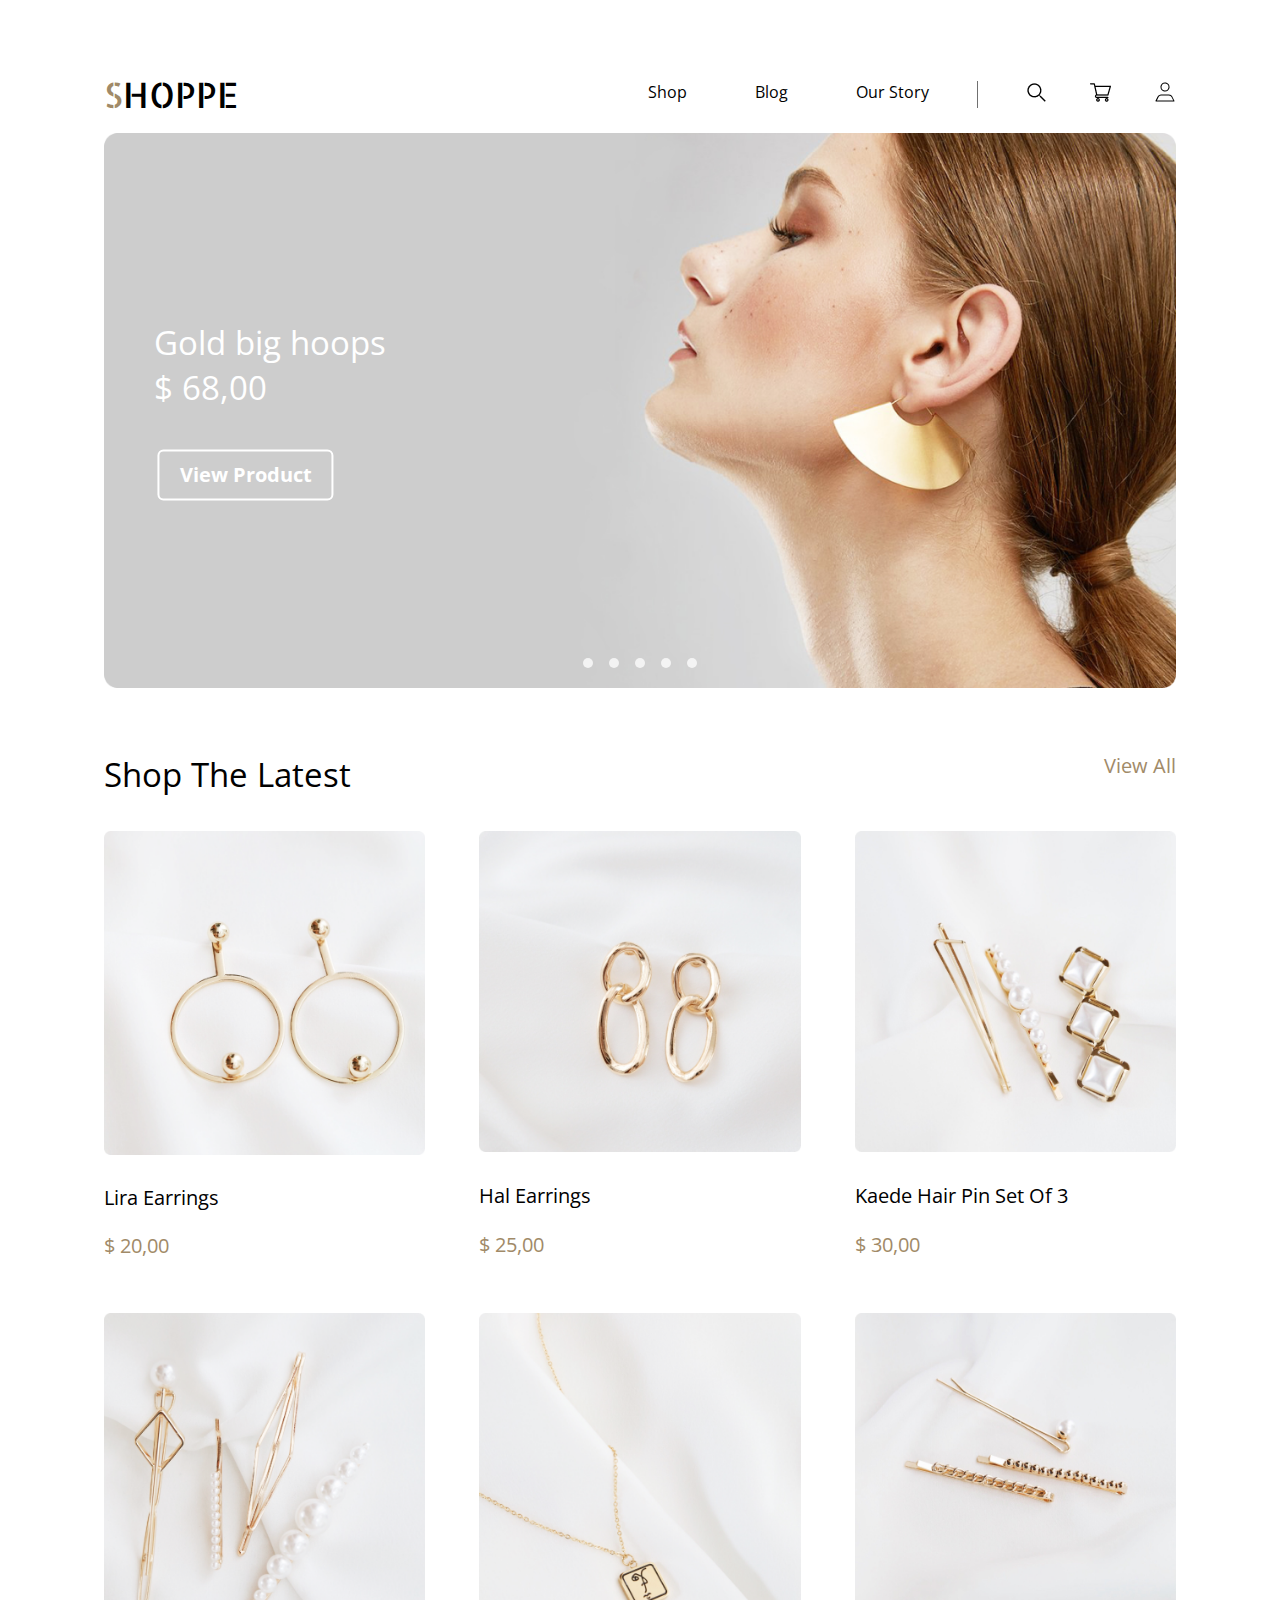
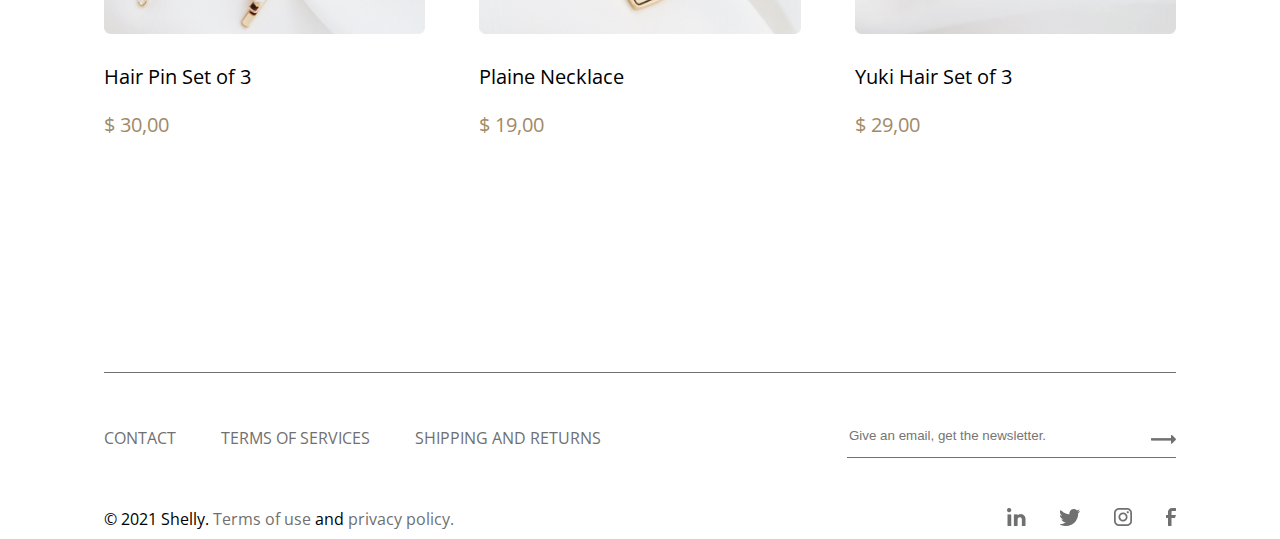
<file: index.html>
<!DOCTYPE html>
<html lang="en">
<head>
    <meta charset="UTF-8">
    <meta name="viewport" content="width=device-width, initial-scale=1.0">
    <link rel="stylesheet" href="style.css">
    <link rel="preconnect" href="https://fonts.googleapis.com">
<link rel="preconnect" href="https://fonts.gstatic.com" crossorigin>
<link href="https://fonts.googleapis.com/css2?family=Allerta+Stencil&family=Jost:wght@200;300;400;500;600;700;800;900&family=Lora:wght@400;500;600;700&family=Open+Sans:ital,wght@0,300..800;1,300..800&family=Roboto:ital,wght@0,100;0,300;0,400;0,500;0,700;0,900;1,100;1,300;1,400;1,500;1,700;1,900&family=Tinos:ital,wght@0,400;0,700;1,400;1,700&family=Varela&display=swap" rel="stylesheet">
    <title>Shop store</title>
</head>
<body>
    <div class="header">
        <div class="shoppe">
            <a href="index.html"> <span>S</span>HOPPE</a>
            
        </div>
        <div class="header-r">
            <div class="menu">
                <a class="menu-text" href="shop.html">Shop</a>
                <a class="menu-text" href="Blog.html">Blog</a>
                <a class="menu-text" href="AboutUs.html">Our Story</a>
            </div>
            <img class="line" src="img/Line 2.png" alt="">
            <div class="icons">
                <a  class="icon" href="#"> <img src="img/search.png" alt=""></a>
                <a  class="icon" href="#"> <img src="img/shopping-cart 1.png" alt=""></a>
                <a class="icon"  href="#"> <img src="img/person.png" alt=""></a>
            </div>
        </div>
        <div class="header-menu">
            <button id="shop" class="menu-btn">
                <img src="img/Menu.png" alt="">
            </button>
    
            <div id="menu" class="shop-slide disp">
                <a class="menu-text block" href="shop.html">Shop</a>
                <a class="menu-text block" href="Blog.html">Blog</a>
                <a class="menu-text block" href="AboutUs.html">Our Story</a>
                <a class="icon block" href="#"> <img src="img/search.png" alt=""></a>
                <a class="icon block" href="#"> <img src="img/shopping-cart 1.png" alt=""></a>
                <a class="icon block" href="#"> <img src="img/person.png" alt=""></a>
            </div>
        </div>
    </div>

    <div class="body">
        <section class="container">
            <div class="slider-wrapper">
                <div class="slider">
                    <img id="slide-1" src="img/Img01.png" alt="">
                    <img id="slide-2" src="img/Img01.png" alt="">
                    <img id="slide-3" src="img/Img01.png" alt="">
                    <img id="slide-4" src="img/Img01.png" alt="">
                    <img id="slide-5" src="img/Img01.png" alt="">
                </div>
                <div class="slider-title">
                    Gold big hoops <br> $ 68,00
                </div>
                <div class="slider-button">
                    <a href="#">View Product</a>
                </div>
                <div class="slider-nav">
                    <a href="#slide-1"></a>
                    <a href="#slide-2"></a>
                    <a href="#slide-3"></a>
                    <a href="#slide-4"></a>
                    <a href="#slide-5"></a>
                </div>
            </div>
            <div class="shop">
                <div class="ShopUp">
                    <div class="Shop-title">
                        Shop The Latest
                    </div>
                    <div class="shopview">
                        View All
                    </div>
                </div>
                <div class="shopDown">
                    <div class="shopDown1">
                        <div class="card">
                            <img src="img/Img-1.png" alt="">
                            <div class="card-text">
                                Lira Earrings 
                            </div>  $ 20,00
                        </div>
                        <div class="card">
                            <img src="img/Img-2.png" alt="">
                            
                            <div class="card-text">
                                Hal Earrings  
                            </div> $ 25,00
                        </div>
                        <div class="card">
                            <img src="img/Img-3.png" alt="">
                            <div class="card-text">
                                Kaede Hair Pin Set Of 3   
                            </div> $ 30,00

                        </div>
                    
                    
                        <div class="card">
                            <img src="img/Img-4.png" alt="">
                            <div class="card-text">
                                Hair Pin Set of 3
                            </div>  $ 30,00
                        </div>
                        <div class="card">
                            <img src="img/Img-5.png" alt="">
                            
                            <div class="card-text">
                                Plaine Necklace 
                            </div> $ 19,00
                        </div>
                        <div class="card">
                            <img src="img/Img-6.png" alt="">
                            <div class="card-text">
                                Yuki Hair Set of 3  
                            </div> $ 29,00

                        </div>
                    </div>
                </div>
            </div>
        </section>
    </div>
    <div class="footer">
        <div class="footerUp">
            <div class="contact">
                <a href="#">CONTACT</a>
                <a href="#">TERMS OF SERVICES</a>
                <a href="#">SHIPPING AND RETURNS</a>
            </div>
            <div class="form">
                <div class="form-element">
                    <input type="text" placeholder="Give an email, get the newsletter.">
                    <a href="#"><img src="img/sing.png" alt=""></a>
                </div>
            </div>
        </div>
        <div class="footerDown">
            <div class="info">
                <span>© 2021 Shelly.</span> Terms of use <span>and</span> privacy policy.
            </div>
            <div class="social">
                <a href="#"><img src="img/in.png" alt=""></a>
                <a href="#"><img src="img/facebook.png" alt=""></a>
                <a href="#"><img src="img/insta.png" alt=""></a>
                <a href="#"><img src="img/twitter.png" alt=""></a>
            </div>
        </div>
    </div>
    <script src="app.js"></script>

</body>
</html>
</file>
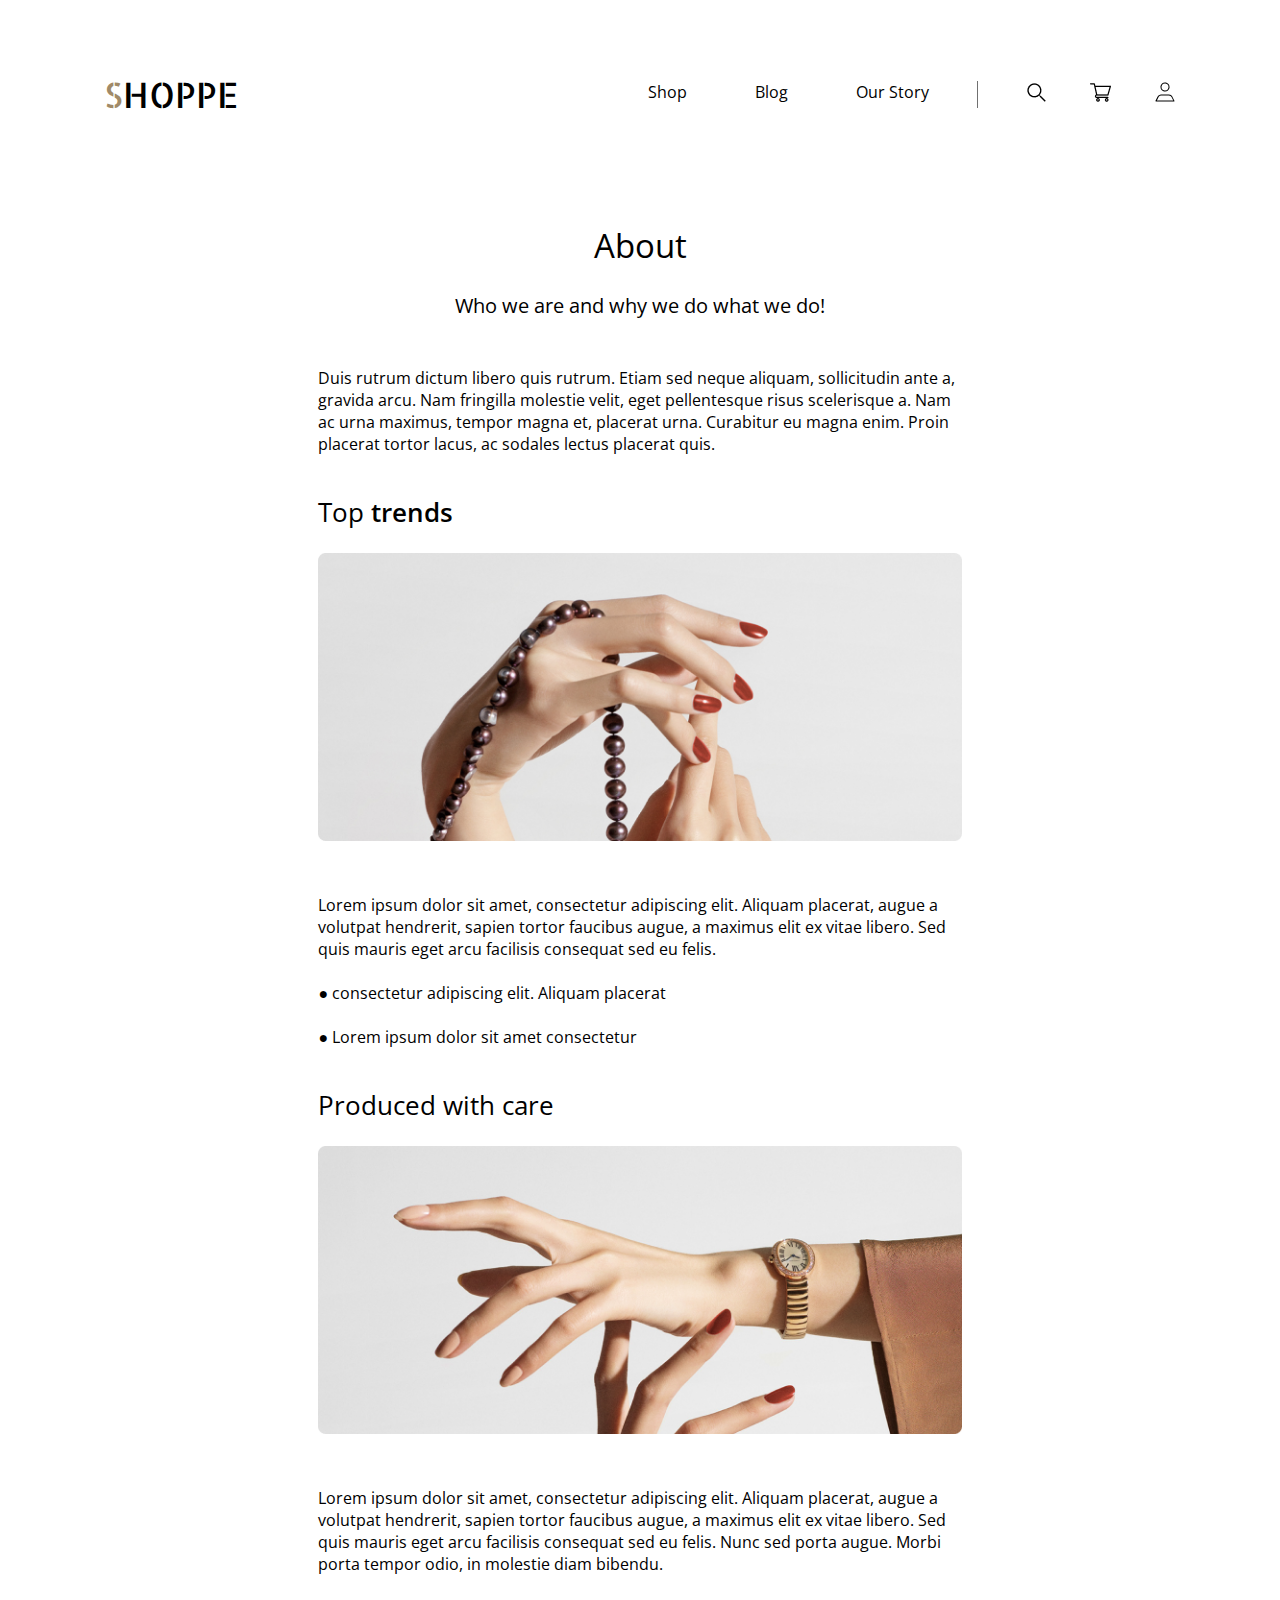
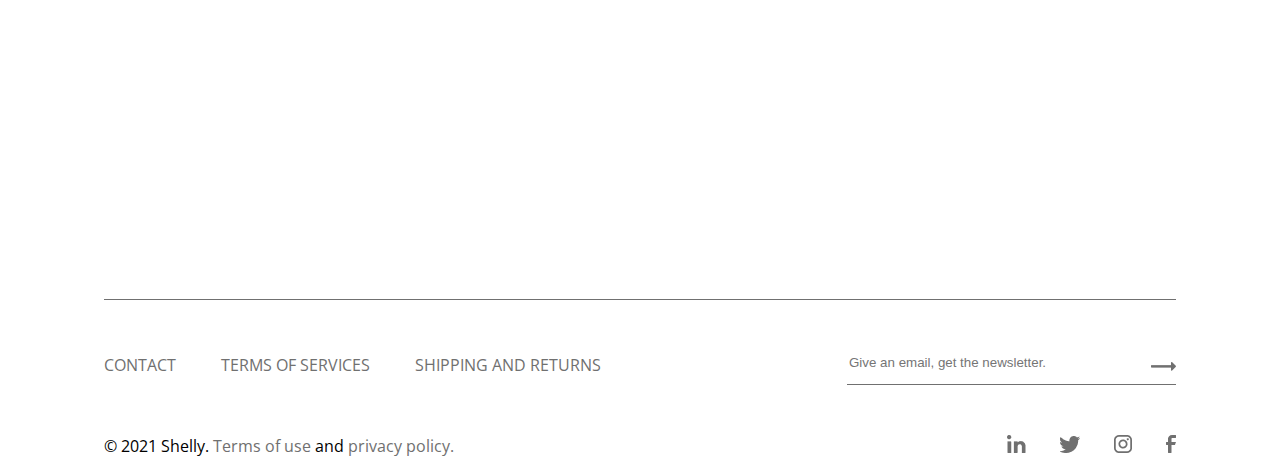
<file: AboutUs.html>
<!DOCTYPE html>
<html lang="en">
<head>
    <meta charset="UTF-8">
    <meta name="viewport" content="width=device-width, initial-scale=1.0">
    <link rel="stylesheet" href="style.css">
    <link rel="preconnect" href="https://fonts.googleapis.com">
<link rel="preconnect" href="https://fonts.gstatic.com" crossorigin>
<link href="https://fonts.googleapis.com/css2?family=Allerta+Stencil&family=Jost:wght@200;300;400;500;600;700;800;900&family=Lora:wght@400;500;600;700&family=Open+Sans:ital,wght@0,300..800;1,300..800&family=Roboto:ital,wght@0,100;0,300;0,400;0,500;0,700;0,900;1,100;1,300;1,400;1,500;1,700;1,900&family=Tinos:ital,wght@0,400;0,700;1,400;1,700&family=Varela&display=swap" rel="stylesheet">
    <title>Shop store</title>
</head>
<body>
    <div class="header">
        <div class="shoppe">
            <a href="index.html"> <span>S</span>HOPPE</a>
            
        </div>
        <div class="header-r">
            <div class="menu">
                <a class="menu-text" href="shop.html">Shop</a>
                <a class="menu-text" href="Blog.html">Blog</a>
                <a class="menu-text" href="AboutUs.html">Our Story</a>
            </div>
            <img class="line" src="img/Line 2.png" alt="">
            <div class="icons">
                <a  class="icon" href="#"> <img src="img/search.png" alt=""></a>
                <a  class="icon" href="#"> <img src="img/shopping-cart 1.png" alt=""></a>
                <a class="icon"  href="#"> <img src="img/person.png" alt=""></a>
            </div>
        </div>
        <div class="header-menu">
            <button id="shop" class="menu-btn">
                <img src="img/Menu.png" alt="">
            </button>
    
            <div id="menu" class="shop-slide disp">
                <a class="menu-text block" href="shop.html">Shop</a>
                <a class="menu-text block" href="#">Blog</a>
                <a class="menu-text block" href="#">Our Story</a>
                <a class="icon block" href="#"> <img src="img/search.png" alt=""></a>
                <a class="icon block" href="#"> <img src="img/shopping-cart 1.png" alt=""></a>
                <a class="icon block" href="#"> <img src="img/person.png" alt=""></a>
            </div>
        </div>
    </div>
    <div class="AboutUs">
        <div class="Shop-title">
            About
        </div>
        <div class="About-title2">
            Who we are and why we do what we do!
        </div>
        <div class="About-disc">
            Duis rutrum dictum libero quis rutrum. Etiam sed neque aliquam, sollicitudin ante a, gravida arcu. Nam fringilla molestie velit, eget pellentesque risus scelerisque a. Nam ac urna maximus, tempor magna et, placerat urna. Curabitur eu magna enim. Proin placerat tortor lacus, ac sodales lectus placerat quis. 
        </div>
        <div class="About-minititle">
            Top <span>trends</span>
        </div>
        <div>
            <img class="AboutUs-image" src="img/AboutUs1.png" alt="">
        </div>

        <div class="About-disc">
            Lorem ipsum dolor sit amet, consectetur adipiscing elit. Aliquam placerat, augue a volutpat hendrerit, sapien tortor faucibus augue, a maximus elit ex vitae libero. Sed quis mauris eget arcu facilisis consequat sed eu felis. 
            <br> <br> ● consectetur adipiscing elit. Aliquam placerat
            <br> <br> ● Lorem ipsum dolor sit amet consectetur 
            
        </div>
        <div class="About-minititle">
            Produced with care
        </div>
        <div >
            <img class="AboutUs-image" src="img/AboutUs2.png  " alt="">
        </div>
        <div class="About-disc">
            Lorem ipsum dolor sit amet, consectetur adipiscing elit. Aliquam placerat, augue a volutpat hendrerit, sapien tortor faucibus augue, a maximus elit ex vitae libero. Sed quis mauris eget arcu facilisis consequat sed eu felis. Nunc sed porta augue. Morbi porta tempor odio, in molestie diam bibendu.
            
        </div>
    </div>
    <div class="footer">
        <div class="footerUp">
            <div class="contact">
                <a href="#">CONTACT</a>
                <a href="#">TERMS OF SERVICES</a>
                <a href="#">SHIPPING AND RETURNS</a>
            </div>
            <div class="form">
                <div class="form-element">
                    <input type="text" placeholder="Give an email, get the newsletter.">
                    <a href="#"><img src="img/sing.png" alt=""></a>
                </div>
            </div>
        </div>
        <div class="footerDown">
            <div class="info">
                <span>© 2021 Shelly.</span> Terms of use <span>and</span> privacy policy.
            </div>
            <div class="social">
                <a href="#"><img src="img/in.png" alt=""></a>
                <a href="#"><img src="img/facebook.png" alt=""></a>
                <a href="#"><img src="img/insta.png" alt=""></a>
                <a href="#"><img src="img/twitter.png" alt=""></a>
            </div>
        </div>
    </div>
</body>
</html>
</file>
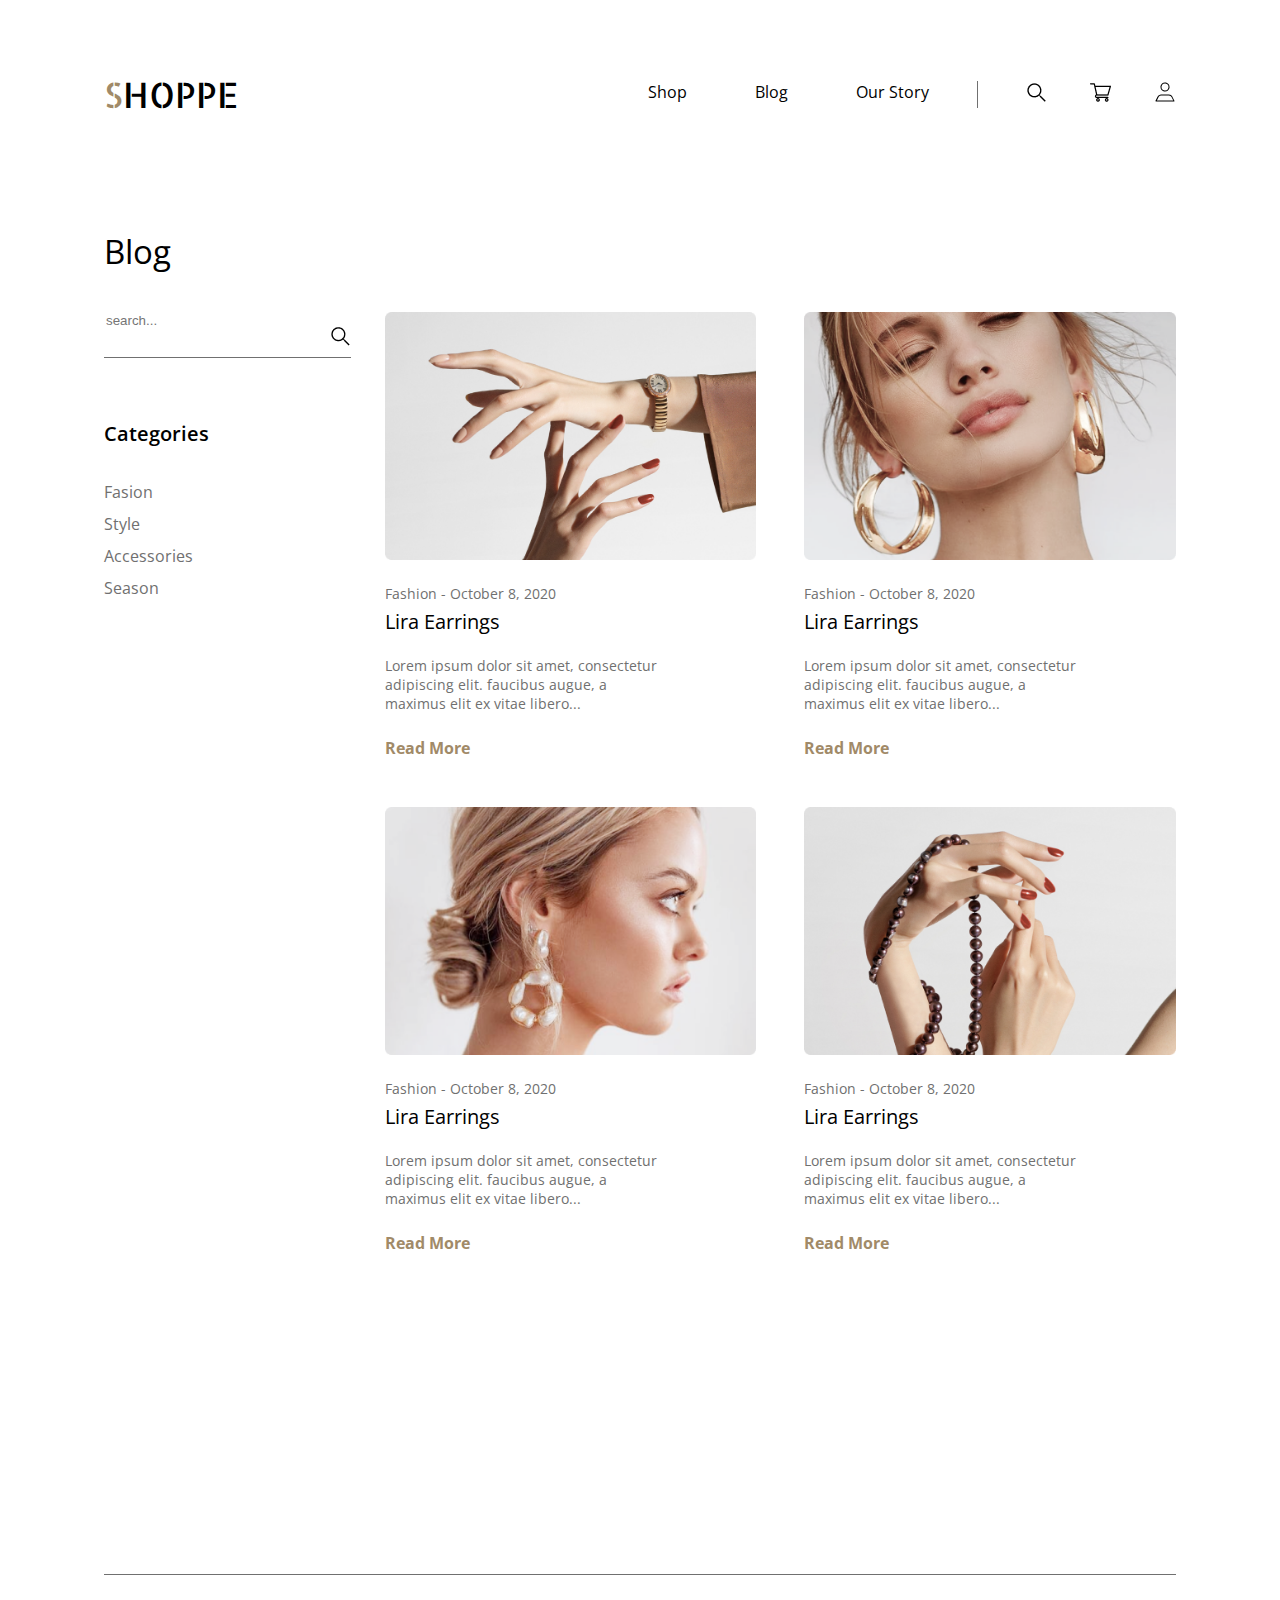
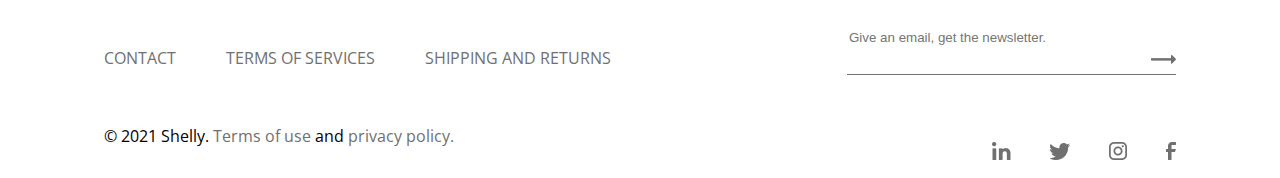
<file: Blog.html>
<!DOCTYPE html>
<html lang="en">
<head>
    <meta charset="UTF-8">
    <meta name="viewport" content="width=device-width, initial-scale=1.0">
    <link rel="stylesheet" href="style.css">
    <link rel="preconnect" href="https://fonts.googleapis.com">
<link rel="preconnect" href="https://fonts.gstatic.com" crossorigin>
<link href="https://fonts.googleapis.com/css2?family=Allerta+Stencil&family=Jost:wght@200;300;400;500;600;700;800;900&family=Lora:wght@400;500;600;700&family=Open+Sans:ital,wght@0,300..800;1,300..800&family=Roboto:ital,wght@0,100;0,300;0,400;0,500;0,700;0,900;1,100;1,300;1,400;1,500;1,700;1,900&family=Tinos:ital,wght@0,400;0,700;1,400;1,700&family=Varela&display=swap" rel="stylesheet">
    <title>Shop store</title>
</head>
<body>
    <div class="header">
        <div class="shoppe">
            <a href="index.html"> <span>S</span>HOPPE</a>
            
        </div>
        <div class="header-r">
            <div class="menu">
                <a class="menu-text" href="shop.html">Shop</a>
                <a class="menu-text" href="Blog.html">Blog</a>
                <a class="menu-text" href="AboutUs.html">Our Story</a>
            </div>
            <img class="line" src="img/Line 2.png" alt="">
            <div class="icons">
                <a  class="icon" href="#"> <img src="img/search.png" alt=""></a>
                <a  class="icon" href="#"> <img src="img/shopping-cart 1.png" alt=""></a>
                <a class="icon"  href="#"> <img src="img/person.png" alt=""></a>
            </div>
        </div>
        <div class="header-menu">
            <button id="shop" class="menu-btn">
                <img src="img/Menu.png" alt="">
            </button>
            <div id="menu" class="shop-slide disp">
                <a class="menu-text block" href="shop.html">Shop</a>
                <a class="menu-text block" href="Blog.html">Blog</a>
                <a class="menu-text block" href="AboutUs.html">Our Story</a>
                <a class="icon block" href="#"> <img src="img/search.png" alt=""></a>
                <a class="icon block" href="#"> <img src="img/shopping-cart 1.png" alt=""></a>
                <a class="icon block" href="#"> <img src="img/person.png" alt=""></a>
            </div>
        </div>
    </div>

    <div class="Shop-body">
        <div class="form-2">
            <div class="form-element2">
                <a href="#"><img src="img/search-icon.png" alt=""></a>
                <input type="text" placeholder="search...">
            </div>
        </div>
        <div class="shop-title">  Blog</div>
        <div class="shop-bodyMiddle">
            <div class="Shop-bodyUp">
                <div class="form-1">
                    <div class="form-element">
                        <input type="text" placeholder="search...">
                        <a href="#"><img src="img/search-icon.png" alt=""></a>
                    </div>
                    <div class="sort-buttons">
                        <div class="categoryTitle">Categories</div>
                        <div class="sort-buttons">
                            <a href="#" class="category">Fasion</a>
                            <a href="#" class="category">Style</a>
                            <a href="#" class="category">Accessories</a>
                            <a href="#" class="category">Season</a>
                        </div>
                    </div>
                </div>
                
            </div>
            <div class="BlogDown">
                
                    <div class="card">
                        <img src="img/Post1.png" alt="">
                        <div class="card-date">
                            Fashion - October 8, 2020
                        </div>
                        <div class="card-text">
                            Lira Earrings 
                        </div> 
                        <div class="card-date">
                            Lorem ipsum dolor sit amet, consectetur adipiscing elit.  faucibus augue, a maximus elit ex vitae libero... 
                        </div>
                        <div class="Read-More">
                            Read More
                        </div>
                    </div>
                    <div class="card">
                        <img src="img/Post2.png" alt="">
                        
                        <div class="card-date">
                            Fashion - October 8, 2020
                        </div>
                        <div class="card-text">
                            Lira Earrings 
                        </div> 
                        <div class="card-date">
                            Lorem ipsum dolor sit amet, consectetur adipiscing elit.  faucibus augue, a maximus elit ex vitae libero... 
                        </div>
                        <div class="Read-More">
                            Read More
                        </div>
                    </div>
                    <div class="card">
                        <img src="img/Post3.png" alt="">
                        <div class="card-date">
                            Fashion - October 8, 2020
                        </div>
                        <div class="card-text">
                            Lira Earrings 
                        </div> 
                        <div class="card-date">
                            Lorem ipsum dolor sit amet, consectetur adipiscing elit.  faucibus augue, a maximus elit ex vitae libero... 
                        </div>
                        <div class="Read-More">
                            Read More
                        </div>
                    </div>
                    <div class="card">
                        <img src="img/Post4.png" alt="">
                        <div class="card-date">
                            Fashion - October 8, 2020
                        </div>
                        <div class="card-text">
                            Lira Earrings 
                        </div> 
                        <div class="card-date">
                            Lorem ipsum dolor sit amet, consectetur adipiscing elit.  faucibus augue, a maximus elit ex vitae libero... 
                        </div>
                        <div class="Read-More">
                            Read More
                        </div>
                    </div>
        </div>
    </div>
    <div class="footer">
        <div class="footerUp">
            <div class="contact">
                <a href="#">CONTACT</a>
                <a href="#">TERMS OF SERVICES</a>
                <a href="#">SHIPPING AND RETURNS</a>
            </div>
            <div class="form">
                <div class="form-element">
                    <input type="text" placeholder="Give an email, get the newsletter.">
                    <a href="#"><img src="img/sing.png" alt=""></a>
                </div>
            </div>
        </div>
        <div class="footerDown">
            <div class="info">
                <span>© 2021 Shelly.</span> Terms of use <span>and</span> privacy policy.
            </div>
            <div class="social">
                <a href="#"><img src="img/in.png" alt=""></a>
                <a href="#"><img src="img/facebook.png" alt=""></a>
                <a href="#"><img src="img/insta.png" alt=""></a>
                <a href="#"><img src="img/twitter.png" alt=""></a>
            </div>
        </div>
    </div>
</body>
</html>
</file>
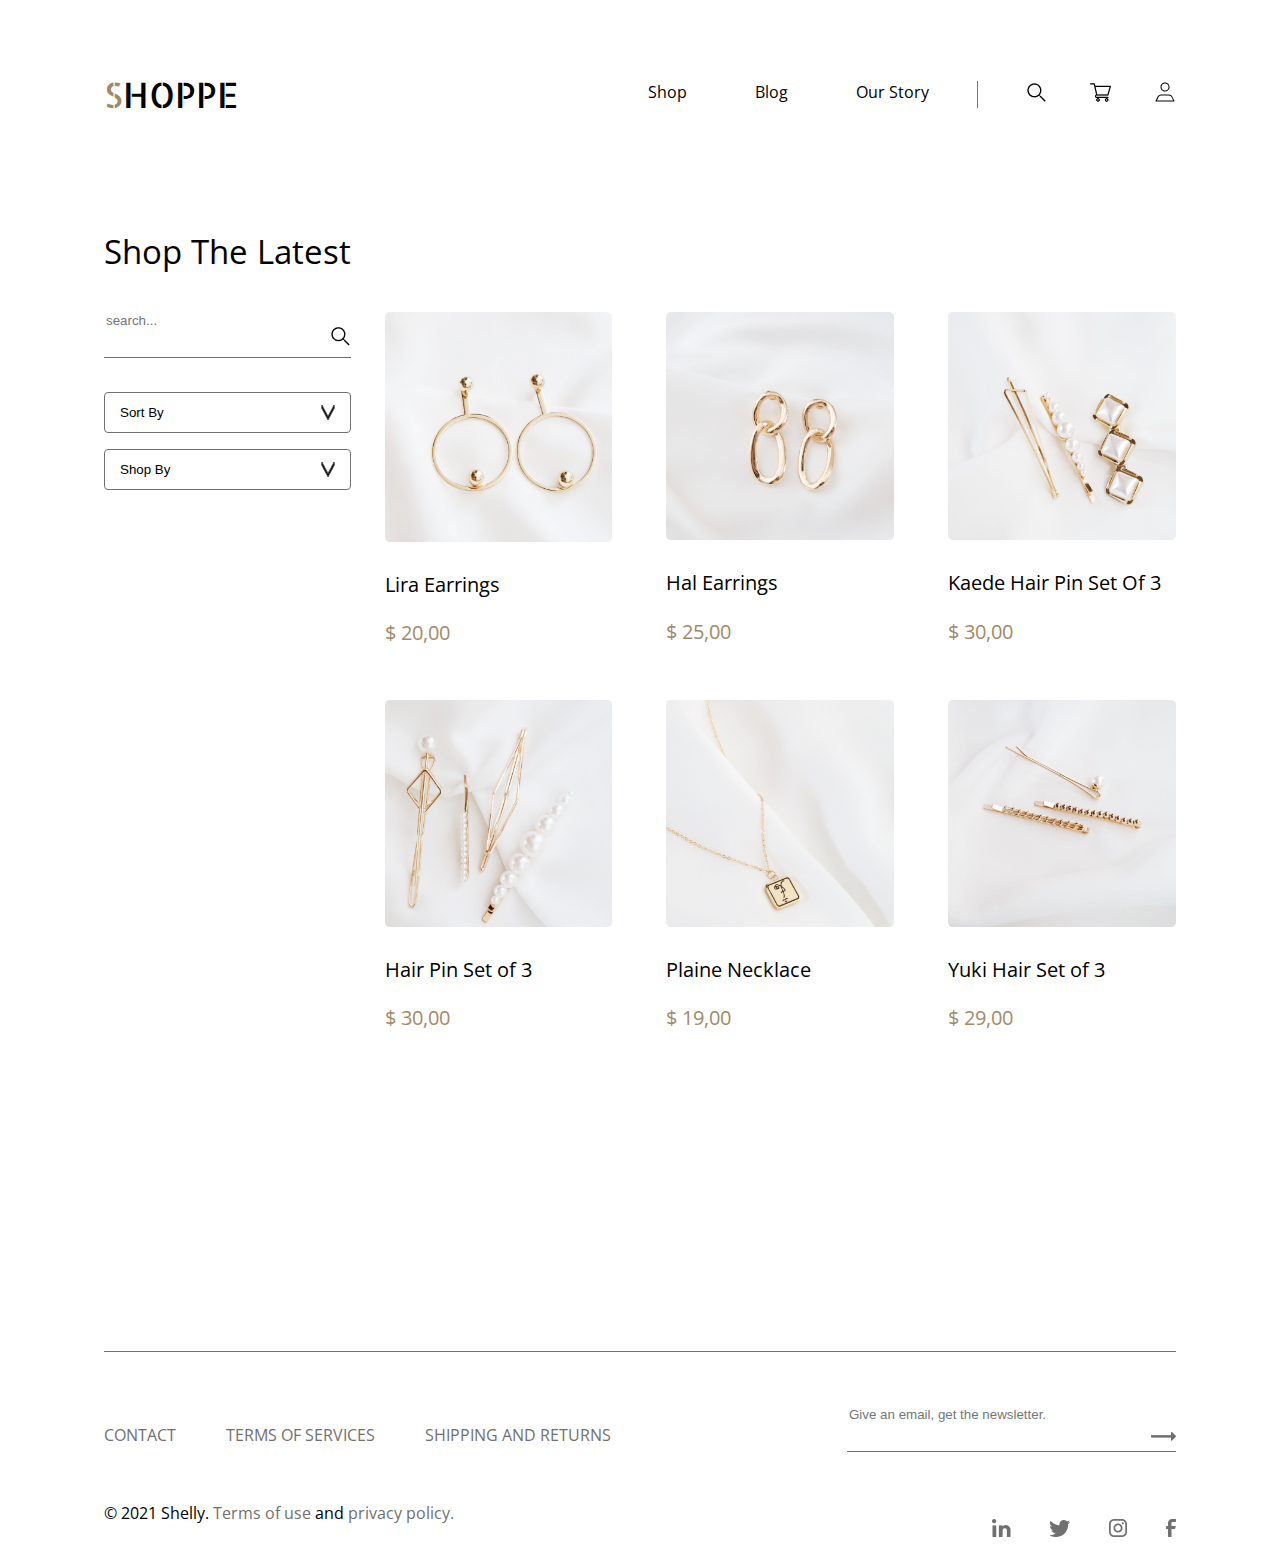
<file: shop.html>
<!DOCTYPE html>
<html lang="en">
<head>
    <meta charset="UTF-8">
    <meta name="viewport" content="width=device-width, initial-scale=1.0">
    <link rel="stylesheet" href="style.css">
    <link rel="preconnect" href="https://fonts.googleapis.com">
<link rel="preconnect" href="https://fonts.gstatic.com" crossorigin>
<link href="https://fonts.googleapis.com/css2?family=Allerta+Stencil&family=Jost:wght@200;300;400;500;600;700;800;900&family=Lora:wght@400;500;600;700&family=Open+Sans:ital,wght@0,300..800;1,300..800&family=Roboto:ital,wght@0,100;0,300;0,400;0,500;0,700;0,900;1,100;1,300;1,400;1,500;1,700;1,900&family=Tinos:ital,wght@0,400;0,700;1,400;1,700&family=Varela&display=swap" rel="stylesheet">
    <title>Shop store</title>
</head>
<body>
    <div class="header">
        <div class="shoppe">
            <a href="index.html"> <span>S</span>HOPPE</a>
        </div>
        <div class="header-r">
            <div class="menu">
                <a class="menu-text" href="shop.html">Shop</a>
                <a class="menu-text" href="Blog.html">Blog</a>
                <a class="menu-text" href="AboutUs.html">Our Story</a>
            </div>
            <img class="line" src="img/Line 2.png" alt="">
            <div class="icons">
                <a  class="icon" href="#"> <img src="img/search.png" alt=""></a>
                <a  class="icon" href="#"> <img src="img/shopping-cart 1.png" alt=""></a>
                <a class="icon"  href="#"> <img src="img/person.png" alt=""></a>
            </div>
        </div>
        <div class="header-menu">
            <button id="shop" class="menu-btn">
                <img src="img/Menu.png" alt="">
            </button>
    
            <div id="menu" class="shop-slide disp">
                <a class="menu-text block" href="shop.html">Shop</a>
                <a class="menu-text block" href="Blog.html">Blog</a>
                <a class="menu-text block" href="AboutUs.html">Our Story</a>
                <a class="icon block" href="#"> <img src="img/search.png" alt=""></a>
                <a class="icon block" href="#"> <img src="img/shopping-cart 1.png" alt=""></a>
                <a class="icon block" href="#"> <img src="img/person.png" alt=""></a>
            </div>
        </div>
    </div>
    <div class="Shop-body">
        <div class="form-2">
            <div class="form-element2">
                <a href="#"><img src="img/search-icon.png" alt=""></a>
                <input type="text" placeholder="search...">
            </div>
        </div>
        <div class="shop-title">  Shop The Latest</div>
        <div class="shop-bodyMiddle">
            <div class="Shop-bodyUp">
                <div class="form-1">
                    <div class="form-element">
                        <input type="text" placeholder="search...">
                        <a href="#"><img src="img/search-icon.png" alt=""></a>
                    </div>
                    <div class="sort-buttons">
                        <div class="sort-button">
                            <button class="sort-btn" id="sort"> <span>Sort By</span> <img src="img/sort-icon.png" alt=""></button>
                        </div>
                        <div class="by disp" id="by">
                            <a href="#">Price</a>
                            <a href="#">Popularity</a>
                            <a href="#">Score</a>
                        </div>
                        <div class="sort-button">
                            <button class="sort-btn" id="sort-type"> <span>Shop By</span> <img src="img/sort-icon.png" alt=""></button>
                        </div>
                        <div class="by disp" id="by-type">
                            <a href="#">Necklaces</a>
                            <a href="#">Earrings</a>
                            <a href="#">Bracelets</a>
                        </div>
                        
                    </div>
                </div>
                
            </div>
            <div class="shopDown">
                <div class="shopDown1">
                    <div class="card">
                        <img src="img/Img-1.png" alt="">
                        <div class="card-text">
                            Lira Earrings 
                        </div>  $ 20,00
                    </div>
                    <div class="card">
                        <img src="img/Img-2.png" alt="">
                        
                        <div class="card-text">
                            Hal Earrings  
                        </div> $ 25,00
                    </div>
                    <div class="card">
                        <img src="img/Img-3.png" alt="">
                        <div class="card-text">
                            Kaede Hair Pin Set Of 3   
                        </div> $ 30,00
    
                    </div>
                
                
                    <div class="card">
                        <img src="img/Img-4.png" alt="">
                        <div class="card-text">
                            Hair Pin Set of 3
                        </div>  $ 30,00
                    </div>
                    <div class="card">
                        <img src="img/Img-5.png" alt="">
                        
                        <div class="card-text">
                            Plaine Necklace 
                        </div> $ 19,00
                    </div>
                    <div class="card">
                        <img src="img/Img-6.png" alt="">
                        <div class="card-text">
                            Yuki Hair Set of 3  
                        </div> $ 29,00
    
                    </div>
                </div>
        </div>
    </div>
    <div class="footer">
        <div class="footerUp">
            <div class="contact">
                <a href="#">CONTACT</a>
                <a href="#">TERMS OF SERVICES</a>
                <a href="#">SHIPPING AND RETURNS</a>
            </div>
            <div class="form">
                <div class="form-element">
                    <input type="text" placeholder="Give an email, get the newsletter.">
                    <a href="#"><img src="img/sing.png" alt=""></a>
                </div>
            </div>
        </div>
        <div class="footerDown">
            <div class="info">
                <span>© 2021 Shelly.</span> Terms of use <span>and</span> privacy policy.
            </div>
            <div class="social">
                <a href="#"><img src="img/in.png" alt=""></a>
                <a href="#"><img src="img/facebook.png" alt=""></a>
                <a href="#"><img src="img/insta.png" alt=""></a>
                <a href="#"><img src="img/twitter.png" alt=""></a>
            </div>
        </div>
    </div>
    <script src="app.js"></script>  
</body>
</html>
</file>
<file: style.css>
body{
 background-color: #ffffff;
 padding:0px 96px;
 font-family: "Open Sans", sans-serif;

}

.header{
    display: flex;
    justify-content:space-between;
    padding-top: 64px;
    padding-bottom: 16px;
    align-items: center;
}

.header-r{
    display: flex;
}

.shoppe{
    font-family: "Allerta Stencil", sans-serif;
    font-size: 35px;
}
.shoppe a{
    text-decoration: none;
    color: #000000;
}

.shoppe span{
    color: #A18A68;
}

.line{
    margin-left: 48px;
    margin-right: 9px;
}

.menu-text{
    font-family: "Open Sans", sans-serif;
    text-decoration:none;
    margin-left: 64px;
    color: black;
    font-size: 16px;
}

.icon{
    margin-left: 39px;
}

.slider-wrapper{
    position: relative;
    max-width: 100%;
    height: auto;
    margin: 0 auto;
}

.slider{
    display: flex;
    aspect-ratio: 624 / 323;
    overflow-x: auto;
    scroll-snap-type: x mandatory;
    scroll-behavior: smooth;
    border-radius: 10px;
    -webkit-overflow-scrolling: touch; 
}
.slider::-webkit-scrollbar {
    display: none; /* Safari and Chrome */
}

.slider img{
    flex: 1 0 100%;
    scroll-snap-align: start;
    object-fit: cover;
}

.slider-nav{
    display: flex;
    column-gap: 1rem;
    position: absolute;
    bottom: 1.255rem;
    left: 50%;
    transform: translateX(-50%);
    z-index: 1;
}

.slider-nav a{
    width: 10px;
    height: 10px;
    border-radius: 50%;
    background-color: #ffffff;
    opacity: 0.75;
    transition: opacity ease 250ms,  transform 250ms ease;; 
}

.slider-nav a:hover{
    opacity: 1;
    transform: scale(1.5);
}

.slider-title{
    position: absolute;
    font-size: 33px;
    color: #ffffff;
    padding-bottom: 10px;
    left: 6%;
    top:41%;
    transform: translate(-6%,  -41%);
}

.slider-button{
    position: absolute;
    margin-top: 38px;
    border: 2px solid #ffffff;
    border-radius: 6px;
    left: 6%;
    top: 46%;
    transform: translate(-6%, 46%);
    z-index: 1;
}
.slider-button a {
    font-size: 20px;
    font-weight: bold;
    color: #ffffff;
    z-index: 1;
    text-decoration: none;
    padding: 10px 20px; /* Отступы сверху/снизу и слева/справа */
    display: inline-block; /* Важный параметр, чтобы padding применялся */

}

.ShopUp{
    display: flex;
    justify-content: space-between;
    padding-top: 64px;
    padding-bottom: 34px;
}
.Shop-title{
    font-size: 33px;
}

.shopview{
    font-size: 20px;
    color: #A18A68;
    align-items: center;
}

.shopDown1{
    display: grid;
    grid-template-columns: repeat(3, 1fr);
    gap: 54px;
    margin-bottom: 86px;
}

.card{
    display: grid;
    color: #A18A68;
    font-size: 20px;
    max-width: 100%;

}
.card img{
    margin-bottom: 24px;
    max-width: 100%;
}
.card-text{
    padding: 5px 0px;
    margin-bottom: 16px;
    color: black;
}

.footer{
    margin-top: 234px;
    border-top: 1px solid #707070;
}

.footerUp{
    display: flex;
    justify-content: space-between;
    margin-top: 54px;
}

.contact a{
    text-decoration: none;
    margin-right: 41px;
    color: #707070;
    font-size: 16px;
}

.form-element{
    display: flex;
    border-bottom: 1px solid #707070;
    align-items:start;
    justify-content: space-between;
    width: 100%;
}


.form-element input[type="text"]{
    box-sizing:content-box;
    outline: none;
    border: none;
    margin-bottom: 13px;
    width: 300px;
}

.footerDown{
    margin-top: 50px;
    display: flex;
    justify-content: space-between;
    color: #707070;
}

.info{
    font-size: 16px;
}
.info span{
    color: black;
}

.social a{
    margin-left: 30px;
}

.header-menu{
    display: none;
}

.Shop-body{
    display: block;
    font-size: 33px;
    font-weight:normal;
}

.shop-title{
    padding-top: 96px;

}

.Shop-bodyUp{
    width: 23%;
    margin-right: 34px;
}

.shop-bodyMiddle{
    display: flex;
    margin-top: 38px;
}

.sort-buttons{
    margin:34px 0px;
}

.sort-btn{
    position: relative;
    outline: none;
    background-color: transparent;
    border-radius: 4px;
    border: 1px solid #707070;
    padding: 12px 15px;
    width: 100%;
    display: flex; /* Добавляем Flexbox */
    justify-content: space-between;
    margin-bottom: 16px;
}
.by,
.by-type{
    display: grid;
    position: absolute;
    background-color: #ffffff;
    border-radius: 4px;
    border: 1px solid #707070;
    padding: 12px 15px;
    width: 15.3%;
    margin-bottom: 16px;
    z-index: 1;
}
.by a{
    text-decoration: none;
    color: #000000;
    font-size: small;
    padding-bottom: 5px;
}
.form-2{
    display: none;
    width: 100%;
    margin-bottom: 24px;
}

.form-element2{
    display: flex;
    justify-content: start;
    border: none;
    background-color: #EFEFEF;
    width: 100%;
    border-radius: 5px;
    padding: 5px 5px;
    width: 100%;
}

.form-element2 input[type="text"]{
    margin-left: 8px;
    font-size: 14px;
    align-items: center;
    box-sizing:content-box;
    outline: none;
    border: none;
    background-color: #EFEFEF;
    width: 100%;

}

.form-element2 input[placeholder]{
    font-size: 14px;
    font-family: "Open Sans", sans-serif;
}

.categoryTitle{
    padding-top: 28px;
    font-size: 20px;
    font-weight: 600;
}

.category{
    display: block;
}

.category{
    text-decoration: none;
    color: #707070;
    font-size: 16px;
    margin-bottom: 10px;
}

.BlogDown{
    display: grid;
    grid-template-columns: repeat(2, 1fr);
    gap: 48px;
    margin-bottom: 86px;
}

.card-date{
    color: #707070;
    font-size: 14px;
    width: 77%;
}

.Read-More{
    font-size: 16px;
    font-weight: bold;
    margin-top: 24px;
}

.AboutUs{
    display: block;
    text-align: center;
    padding: 90px 20%;
}

.About-title2{
    font-size: 20px;
    padding-top: 24px;
}

.About-disc{
    margin-top: 48px;
    text-align: start;
    font-size: 16px;
    font-weight: 400;
}

.About-minititle{
    font-size: 26px;
    margin-top: 39px;
    margin-bottom: 23px;
    text-align: start;
}
.About-minititle span{
    font-weight:600;
}

.AboutUs-image{
    align-items: center;
    width: 100%;
}


@media (max-width: 1500px){
    
    
}

@media (max-width: 950px){
    .header-r,
    .menu-text,
    .icon,
    .form-1
    {
        display: none;
    }
    .header-menu,
    .form-2{
        display: flex;
    }
    
    .shopDown1{
        grid-template-columns: repeat(2, 1fr); 
    }
    .footerUp, 
    .footerDown,
    .shop-bodyMiddle{
        display: grid;
    }
    
    .form-element{
        margin-top: 50px;
    }

    .footer{
        border: none;
    }

    .footerUp {
        flex-direction: row;
    }

    .contact, .form, .social, .info {
        flex: 1;
        margin-bottom: 0;
    }

    .form {
        order: 1;
    }

    .contact {
        order: 2; 
        margin-top: 70px;
        display: grid;
    }

    .social {
        order: 3; 
        margin-top: 30px;
    }

    .info {
        margin-top: 30px;
        order: 4; 
    }

    .social a{
        margin-left: 0px;
        margin-right: 30px;
    }
    .contact a{
        margin-top: 8px;
    }
    .form-element input[type="text"],
    .Shop-bodyUp{
        width: 100%;
    }
    .AboutUs{
        padding: 90px 10%;
    }

}

@media (max-width: 700px){
    body{
        padding:0px 30px;

    }
    .slider{
        aspect-ratio: 288 / 354;

    }
    .slider img{
        scroll-snap-align: end;
        object-fit: cover;
    }

    .slider-title{
        left: 6%;
        top:79%;
        transform: translate(-6%,  -79%);
    }
    .slider-button{
        left: 6%;
        top:85%;
        transform: translate(-6%,  -85%);
    }
    .BlogDown{
        grid-template-columns: repeat(1 , 1fr); 
    }
    .AboutUs{
        padding: 90px 5%;
    }
    
}

.menu-btn{
    border: none;
    outline: none;
    background-color: transparent;
    position: relative;
}

.disp{
    display: none;
}

.shop-slide{
    position: absolute;
    z-index: 1;
    background-color: #A18A68;
    border-radius: 5px;    
    padding: 10px;
    padding-left: 0px;
    top: 21%;
    left: 86%;
    transform:translate(-86%, -21%);
}

.block{
    display: block;
    margin-left: 10px;
    color: #ffffff;
}
</file>
